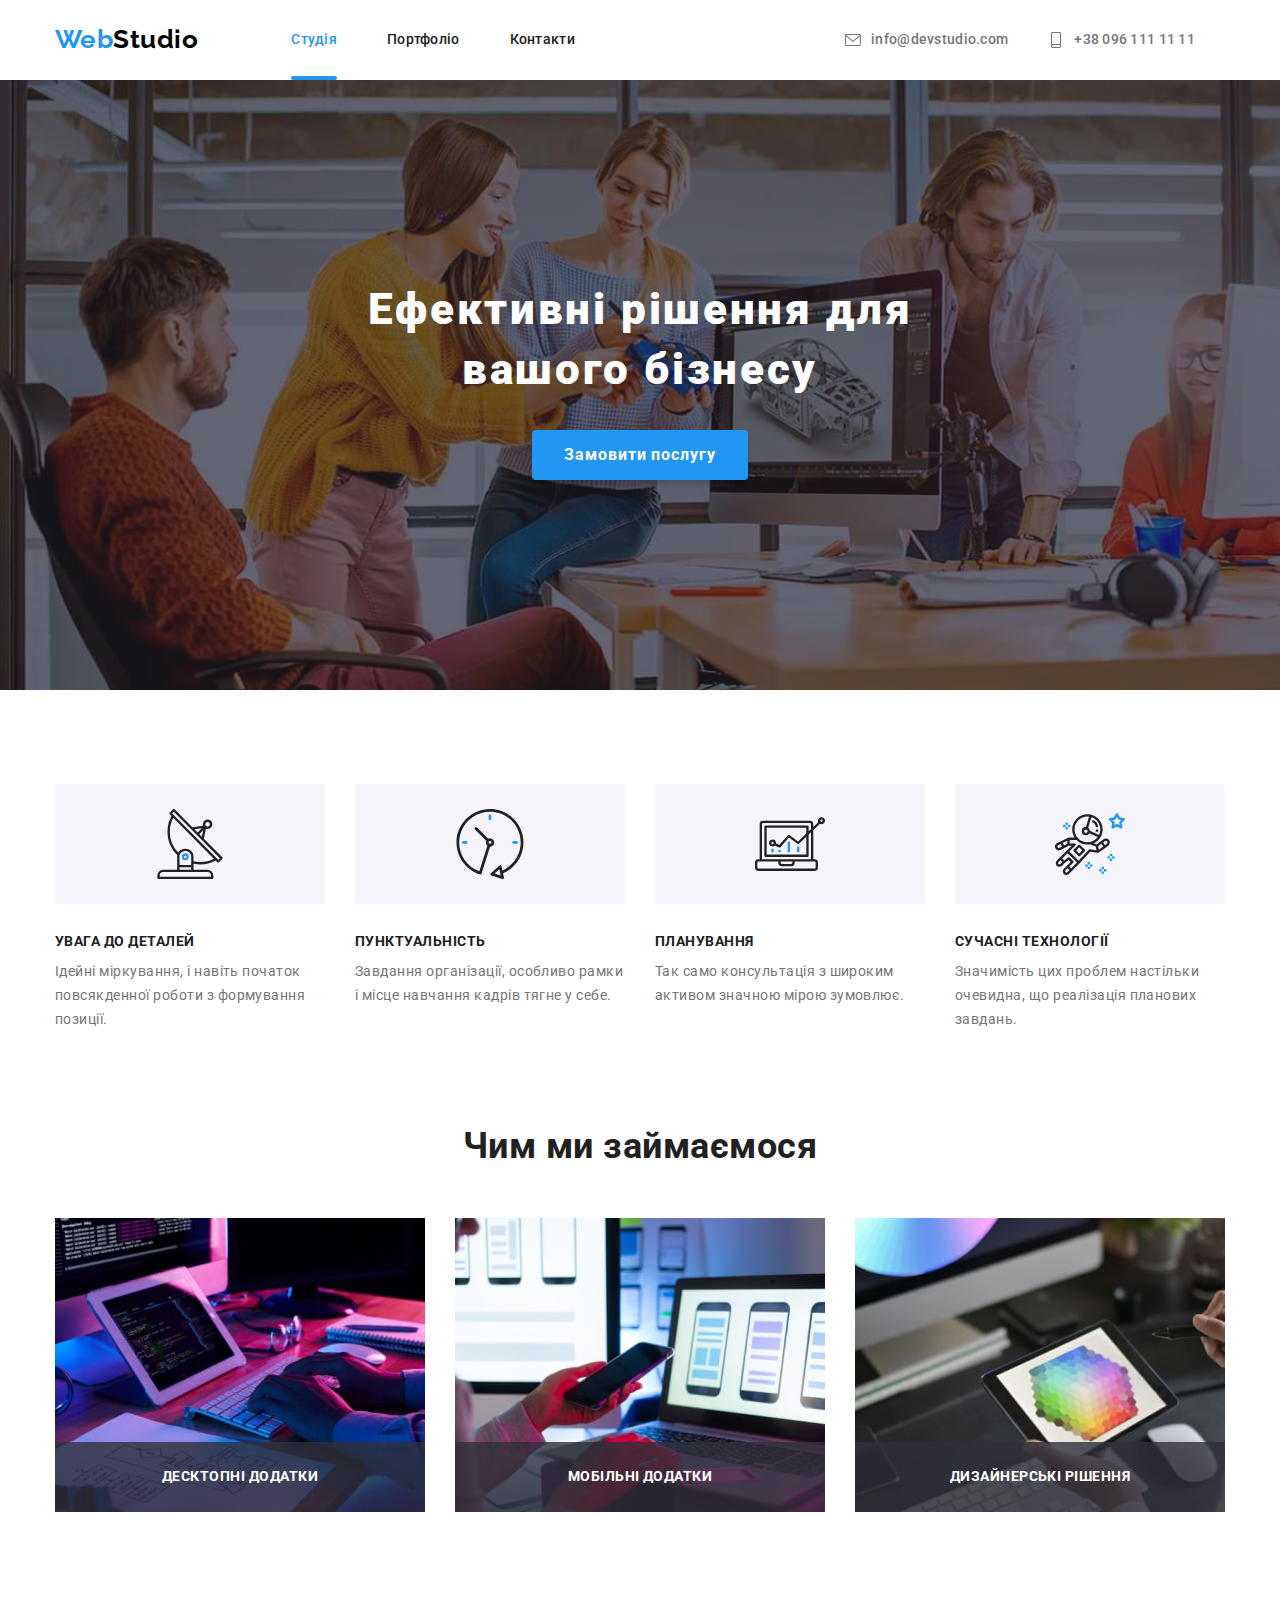
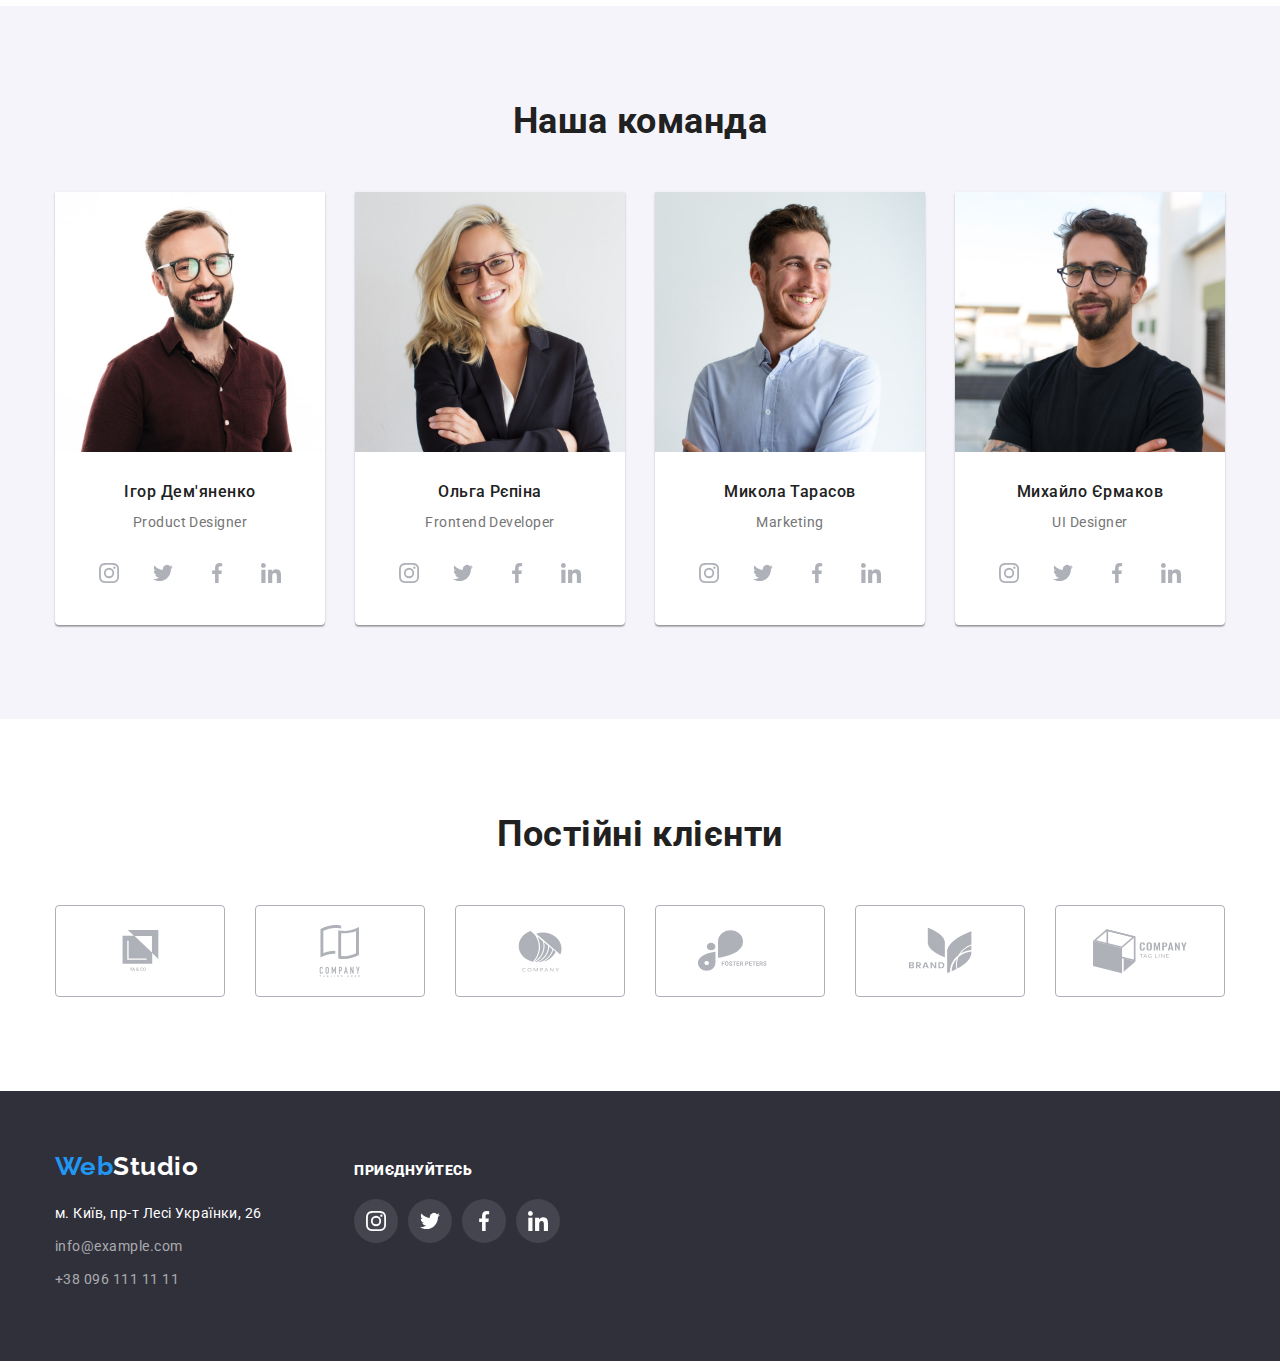
<file: index.html>
<!DOCTYPE html>
<html lang="uk">

<head>
    <meta charset="UTF-8">
    <meta http-equiv="X-UA-Compatible" content="IE=edge">
    <meta name="viewport" content="width=device-width, initial-scale=1.0">
    <title>WebStudio</title>
    <link rel="preconnect" href="https://fonts.googleapis.com">
    <link rel="preconnect" href="https://fonts.gstatic.com" crossorigin>
    <link
        href="https://fonts.googleapis.com/css2?family=Raleway:wght@700&family=Roboto:wght@400;500;700;900&display=swap"
        rel="stylesheet">
    <link rel="stylesheet"
        href="https://cdnjs.cloudflare.com/ajax/libs/modern-normalize/1.1.0/modern-normalize.min.css">
    <link rel="stylesheet" href="./css/styles.css">
</head>

<body>

    <!-- header section -->

    <header>
        <div class="container header ">
            <div class="header-logo">
                <a href="./index.html" class="logo"> <span class="text-web">Web</span>Studio </a>
            </div>
            <nav>
                <ul class="header-nav list">
                    <li class="nav-item"><a href="./index.html" class="header-nav-item current">Студія</a></li>
                    <li class="nav-item"><a href="./portfolio.html" class="header-nav-item">Портфоліо</a></li>
                    <li class="nav-item"><a href="#Контакти" class="header-nav-item">Контакти</a></li>
                </ul>
            </nav>

            <ul class="header-items list">

                <li class="header-item">
                    <a class="header-items-item" href="mailto:info@devstudio.com">
                        <svg viewBox="0 0 100 100" width="16" class="header-icon ">
                            <use href="./images/sprite.svg#icon-envelope">
                            </use>
                        </svg> info@devstudio.com</a>

                </li>
                <li class="header-item">
                    <a class="header-items-item " href="tel:+380961111111">
                        <svg viewBox="0 0 100 100" width="16" class="header-icon">
                            <use href="./images/sprite.svg#icon-smartphone"></use>
                        </svg> +38 096 111 11 11 </a>
                </li>
            </ul>
        </div>
    </header>


    <main>
        <!--hero section -->

        <section class="hero-section">
            <div class="container">

                <h1 class="hero-title">Ефективні рішення для вашого бізнесу</h1>
                <button type="button" class="hero-btn" data-modal-open>Замовити послугу </button>

            </div>

        </section>


        <!-- Наші переваги section -->
        <section class="section ">
            <div class="container">
                <h2 class="visually-hidden">Наші переваги</h2>

                <ul class="section-list list">

                    <li class="section-list-item">
                        <div class="advantage">
                            <svg viewBox="0 0 100 100" width="70" class="icon shape-codepen">
                                <use href="./images/sprite.svg#icon-antenna"></use>
                            </svg>
                        </div>
                        <div class="tex-wrap">
                            <h3 class="section-heading">УВАГА ДО ДЕТАЛЕЙ</h3>
                            <p class="section-text">Ідейні міркування, і навіть початок повсякденної роботи з
                                формування
                                позиції.</p>
                        </div>
                    </li>

                    <li class="section-list-item">

                        <div class="advantage">
                            <svg viewBox="0 0 100 100" width="70" class="icon shape-codepen">
                                <use href="./images/sprite.svg#icon-clock"></use>
                            </svg>
                        </div>

                        <div class="tex-wrap">
                            <h3 class="section-heading">ПУНКТУАЛЬНІСТЬ</h3>
                            <p class="section-text">Завдання організації, особливо рамки і місце навчання кадрів
                                тягне у
                                себе.
                            </p>
                        </div>
                    </li>

                    <li class="section-list-item">

                        <div class="advantage">
                            <svg viewBox="0 0 100 100" width="70" class="icon shape-codepen">
                                <use href="./images/sprite.svg#icon-diagram"></use>
                            </svg>
                        </div>

                        <div class="tex-wrap">
                            <h3 class="section-heading">ПЛАНУВАННЯ</h3>
                            <p class="section-text">Так само консультація з широким активом значною мірою зумовлює.
                            </p>
                        </div>

                    </li>
                    <li class="section-list-item">

                        <div class="advantage">
                            <svg viewBox="0 0 100 100" width="70" class="icon shape-codepen">
                                <use href="./images/sprite.svg#icon-astronaut"></use>
                            </svg>
                        </div>

                        <div class="tex-wrap">
                            <h3 class="section-heading">СУЧАСНІ ТЕХНОЛОГІЇ</h3>
                            <p class="section-text">Значимість цих проблем настільки очевидна, що реалізація
                                планових
                                завдань.
                            </p>
                        </div>

                    </li>
                </ul>
            </div>

        </section>


        <!-- Чим ми займаємося section -->
        <section class="section reset">
            <div class="container">
                <h2 class="section-title">Чим ми займаємося</h2>
                <ul class="section-title-list list">
                    <li class="title-list">
                        <div class="title-list-img">
                            <img src="./images/img1.jpg" alt="Робота з комп'ютером " width="370" height="294">
                            <h3 class="title-text">Десктопні додатки</h3>
                        </div>
                    </li>
                    <li class="title-list">
                        <div class="title-list-img">
                            <img src="./images/img2.jpg" alt="Робота з телефоном" width="370" height="294">
                            <h3 class="title-text">Мобільні додатки</h3>
                        </div>
                    </li>
                    <li class="title-list">
                        <div class="title-list-img">
                            <img src="./images/img3.jpg" alt="Робота з планшетом" width="370" height="294">
                            <h3 class="title-text">Дизайнерські рішення</h3>
                        </div>

                    </li>
                </ul>
            </div>

        </section>

        <!-- Наша команда section -->
        <section class="section background-section">
            <div class="container">
                <h2 class="section-title-team">Наша команда</h2>
                <ul class="title-team list">
                    <li class="team">

                        <img src="./images/img4.jpg" alt="Ігор Дем'яненко фото" width="270" height="260">

                        <div class="team-text">
                            <h3 class="section-subject">Ігор Дем'яненко</h3>
                            <p class="section-text-team">Product Designer</p>


                            <ul class="social-items  list">
                                <li class="social-item">
                                    <a href="" class="social-icon">
                                        <svg viewBox="0 0 100 100" width="20" class="team-icon ">
                                            <use href="./images/sprite.svg#icon-instagram"></use>
                                        </svg>
                                    </a>
                                </li>

                                <li class="social-item">
                                    <a href="" class="social-icon">
                                        <svg viewBox="0 0 100 100" width="20" class="team-icon">
                                            <use href="./images/sprite.svg#icon-twitter"></use>
                                        </svg>
                                    </a>
                                </li>

                                <li class="social-item">
                                    <a href="" class="social-icon">
                                        <svg viewBox="0 0 100 100" width="20" class="team-icon">
                                            <use href="./images/sprite.svg#icon-facebook"></use>
                                        </svg>
                                    </a>
                                </li>

                                <li class="social-item">
                                    <a href="" class="social-icon">
                                        <svg viewBox="0 0 100 100" width="20" class="team-icon">
                                            <use href="./images/sprite.svg#icon-linkedin"></use>
                                        </svg>
                                    </a>
                                </li>
                            </ul>


                        </div>
                    </li>

                    <li class="team">

                        <img src="./images/img5.jpg" alt="Ольга Рєпіна фото" width="270" height="260">
                        <div class="team-text">
                            <h3 class="section-subject">Ольга Рєпіна</h3>
                            <p class="section-text-team">Frontend Developer</p>

                            <ul class="social-items  list">
                                <li class="social-item"><a href="" class="social-icon">
                                        <svg viewBox="0 0 100 100" width="20" class="team-icon">
                                            <use href="./images/sprite.svg#icon-instagram"></use>
                                        </svg>
                                    </a>
                                </li>

                                <li class="social-item"><a href="" class="social-icon">
                                        <svg viewBox="0 0 100 100" width="20" class="team-icon">
                                            <use href="./images/sprite.svg#icon-twitter"></use>
                                        </svg>
                                    </a>
                                </li>

                                <li class="social-item">
                                    <a href="" class="social-icon">
                                        <svg viewBox="0 0 100 100" width="20" class="team-icon">
                                            <use href="./images/sprite.svg#icon-facebook"></use>
                                        </svg>
                                    </a>
                                </li>

                                <li class="social-item">
                                    <a href="" class="social-icon">
                                        <svg viewBox="0 0 100 100" width="20" class="team-icon">
                                            <use href="./images/sprite.svg#icon-linkedin"></use>
                                        </svg>
                                    </a>
                                </li>
                            </ul>
                        </div>

                    </li>

                    <li class="team">

                        <img src="./images/img6.jpg" alt="Микола Тарасов фото" width="270" height="260">
                        <div class="team-text">
                            <h3 class="section-subject">Микола Тарасов</h3>
                            <p class="section-text-team">Marketing</p>

                            <ul class="social-items  list">
                                <li class="social-item">
                                    <a href="" class="social-icon">
                                        <svg viewBox="0 0 100 100" width="20" class="team-icon">
                                            <use href="./images/sprite.svg#icon-instagram"></use>
                                        </svg>
                                    </a>
                                </li>

                                <li class="social-item">
                                    <a href="" class="social-icon">
                                        <svg viewBox="0 0 100 100" width="20" class="team-icon">
                                            <use href="./images/sprite.svg#icon-twitter"></use>
                                        </svg>
                                    </a>
                                </li>

                                <li class="social-item">
                                    <a href="" class="social-icon">
                                        <svg viewBox="0 0 100 100" width="20" class="team-icon">
                                            <use href="./images/sprite.svg#icon-facebook"></use>
                                        </svg>
                                    </a>
                                </li>

                                <li class="social-item">
                                    <a href="" class="social-icon">
                                        <svg viewBox="0 0 100 100" width="20" class="team-icon">
                                            <use href="./images/sprite.svg#icon-linkedin"></use>
                                        </svg>
                                    </a>
                                </li>
                            </ul>
                        </div>

                    </li>
                    <li class="team">

                        <img src="./images/img7.jpg" alt="Михайло Єрмаков фото" width="270" height="260">
                        <div class="team-text">
                            <h3 class="section-subject">Михайло Єрмаков</h3>
                            <p class="section-text-team">UI Designer</p>

                            <ul class="social-items  list">
                                <li class="social-item">
                                    <a href="" class="social-icon">
                                        <svg viewBox="0 0 100 100" width="20" class="team-icon">
                                            <use href="./images/sprite.svg#icon-instagram"></use>
                                        </svg>
                                    </a>
                                </li>

                                <li class="social-item">
                                    <a href="" class="social-icon">
                                        <svg viewBox="0 0 100 100" width="20" class="team-icon">
                                            <use href="./images/sprite.svg#icon-twitter"></use>
                                        </svg>
                                    </a>
                                </li>
                                <li class="social-item">
                                    <a href="" class="social-icon">
                                        <svg viewBox="0 0 100 100" width="20" class="team-icon">
                                            <use href="./images/sprite.svg#icon-facebook"></use>
                                        </svg>
                                    </a>
                                </li>
                                <li class="social-item">
                                    <a href="" class="social-icon">
                                        <svg viewBox="0 0 100 100" width="20" class="team-icon">
                                            <use href="./images/sprite.svg#icon-linkedin"></use>
                                        </svg>
                                    </a>
                                </li>
                            </ul>
                        </div>

                    </li>
                </ul>
            </div>
        </section>
    </main>


    <!-- Постійні клієнти section -->
    <section class="section">
        <div class="container">
            <h2 class="title-clients">Постійні клієнти</h2>
            <div>
                <ul class=" clients list">
                    <li class="clients-item">
                        <a href="" class="clients-link">
                            <svg viewBox="0 0 100 100" width="41" height="47" class="clients-icon">
                                <use href="./images/sprite.svg#icon-group-1"></use>
                            </svg>
                        </a>
                    </li>
                    <li class="clients-item">
                        <a href="" class="clients-link">
                            <svg viewBox="0 0 100 100" width="52" height="" class="clients-icon">
                                <use href="./images/sprite.svg#icon-group-2"></use>
                            </svg>
                        </a>
                    </li>
                    <li class="clients-item">
                        <a href="" class="clients-link">
                            <svg viewBox="0 0 100 100" width="44" height="" class="clients-icon">
                                <use href="./images/sprite.svg#icon-group-3"></use>
                            </svg>
                        </a>
                    </li>
                    <li class="clients-item">
                        <a href="" class="clients-link">
                            <svg viewBox="0 0 100 100" width="85" class="clients-icon">
                                <use href="./images/sprite.svg#icon-group-4"></use>
                            </svg>
                        </a>
                    </li>
                    <li class="clients-item">
                        <a href="" class="clients-link">
                            <svg viewBox="0 0 100 100" width="63" class="clients-icon">
                                <use href="./images/sprite.svg#icon-group-5"></use>
                            </svg>
                        </a>
                    </li>
                    <li class="clients-item">
                        <a href="" class="clients-link">
                            <svg viewBox="0 0 100 100" width="94" class="clients-icon">
                                <use href="./images/sprite.svg#icon-group-6"></use>
                            </svg>
                        </a>
                    </li>
                </ul>
            </div>

        </div>


    </section>

    <!-- footer section -->
    <footer class="footer">
        <div class="container footer-messenger">
            <div>
                <div class="footer-logo">
                    <a href="./index.html" class="logo white"> <span class="text-web">Web</span>Studio </a>

                </div>

                <address>
                    <div>
                        <ul class=" list">
                            <li class="footer-addres"><a href="https://goo.gl/maps/LpbarNg1JxRtZS2b6" target="_blank"
                                    rel="noopener noreferrer nofollow" id="Контакти" class="address-item white">м. Київ,
                                    пр-т
                                    Лесі Українки, 26</a></li>
                            <li class="footer-addres"><a href="mailto:info@devstudio.com"
                                    class="address-item">info@example.com</a></li>
                            <li class="footer-addres"><a href="tel:+380961111111" class="address-item">+38 096 111 11
                                    11</a>
                            </li>
                        </ul>
                    </div>
                </address>
            </div>

            <div class="footer-icon-messenger">
                <p class="footer-text"> <strong> приєднуйтесь</strong> </p>

                <div>
                    <ul class="list-icon list">
                        <li class="footer-item-icon"> <a href="" class="footer-link">
                                <svg viewBox="0 0 100 100" width="20" class="footer-icon">
                                    <use href="./images/sprite.svg#icon-instagram"></use>
                                </svg></a></li>
                        <li class="footer-item-icon"> <a href="" class="footer-link">
                                <svg viewBox="0 0 100 100" width="20" class="footer-icon">
                                    <use href="./images/sprite.svg#icon-twitter"></use>
                                </svg>
                            </a></li>
                        <li class="footer-item-icon"> <a href="" class="footer-link">
                                <svg viewBox="0 0 100 100" width="20" class="footer-icon">
                                    <use href="./images/sprite.svg#icon-facebook"></use>
                                </svg>
                            </a></li>
                        <li class="footer-item-icon"> <a href="" class="footer-link">
                                <svg viewBox="0 0 100 100" width="20" class="footer-icon">
                                    <use href="./images/sprite.svg#icon-linkedin"></use>
                                </svg>
                            </a></li>
                    </ul>
                </div>

            </div>
        </div>

    </footer>

    <div class="backdrop is-hidden " data-modal>
        <div class="modal">
            <button type="button" class="close-button" data-modal-close>
                <svg width="30" height="30" class="close-btn ">
                    <use href="./images/sprite2.svg#icon-close"></use>
                </svg>
            </button>
        </div>
    </div>

    <script src="./js/modal.js"></script>

</body>

</html>
</file>
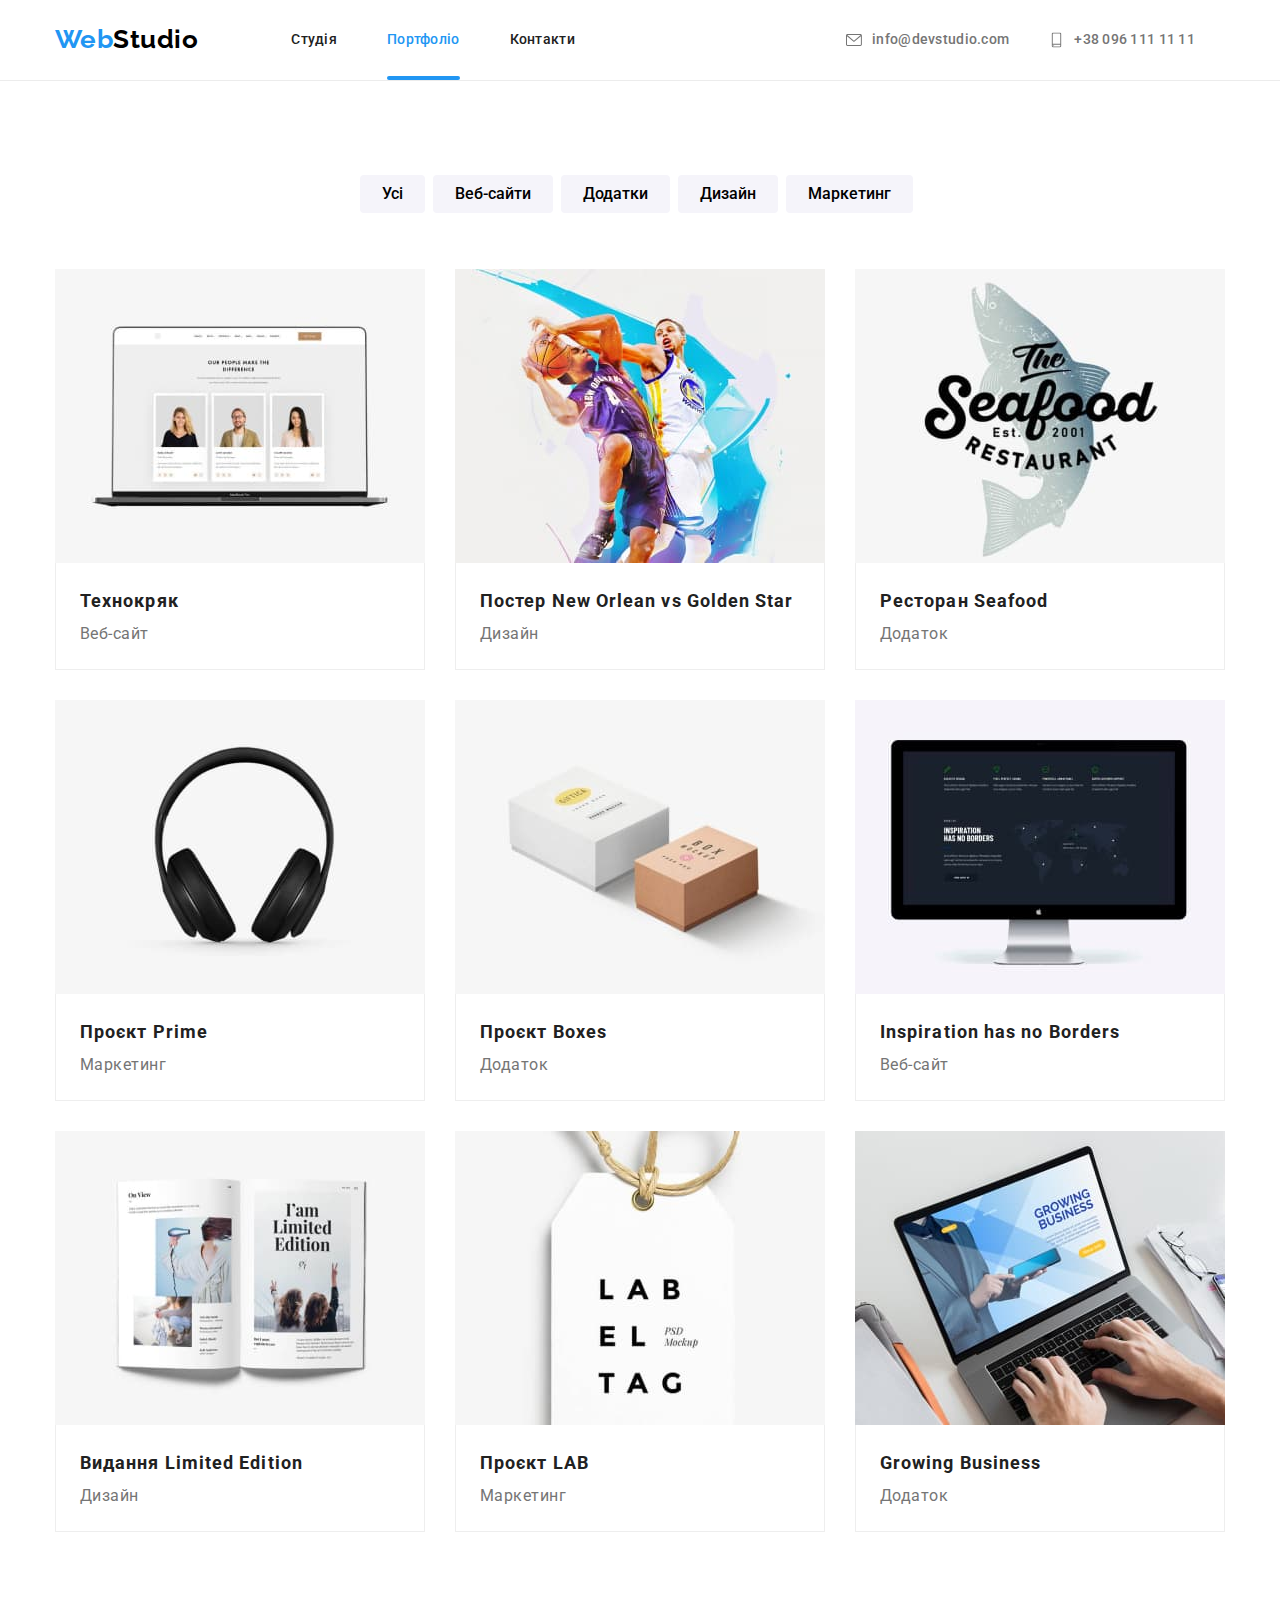
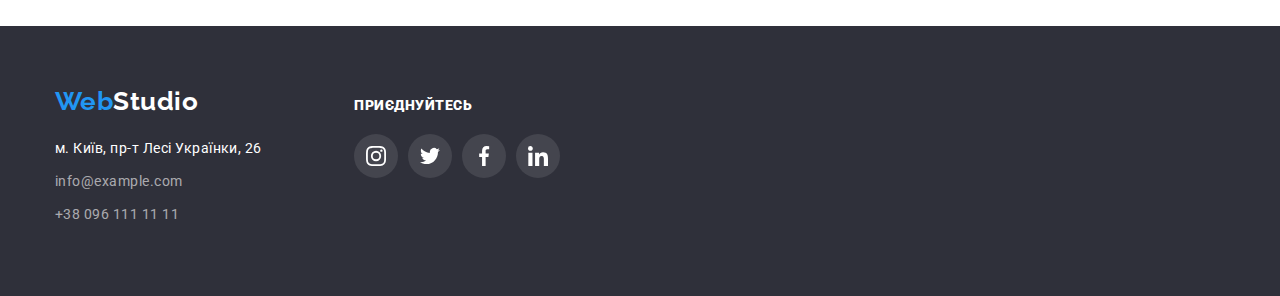
<file: portfolio.html>
<!DOCTYPE html>
<html lang="uk">

<head>
    <meta charset="UTF-8">
    <meta http-equiv="X-UA-Compatible" content="IE=edge">
    <meta name="viewport" content="width=device-width, initial-scale=1.0">
    <title>Portfoio</title>
    <link rel="preconnect" href="https://fonts.googleapis.com">
    <link rel="preconnect" href="https://fonts.gstatic.com" crossorigin>
    <link
        href="https://fonts.googleapis.com/css2?family=Raleway:wght@700&family=Roboto:wght@400;500;700;900&display=swap"
        rel="stylesheet">
    <link rel="stylesheet"
        href="https://cdnjs.cloudflare.com/ajax/libs/modern-normalize/1.1.0/modern-normalize.min.css">
    <link rel="stylesheet" href="./css/styles.css">
</head>

<body>

    <!-- heаder section-->
    <header class=" header-border">
        <div class="container header ">
            <div class="header-logo">
                <a href="./index.html" class="logo"> <span class="text-web">Web</span>Studio </a>
            </div>
            <nav>
                <ul class="header-nav list">
                    <li class="nav-item"><a href="./index.html" class="header-nav-item ">Студія</a></li>
                    <li class="nav-item"><a href="./portfolio.html" class="header-nav-item current">Портфоліо</a></li>
                    <li class="nav-item"><a href="#Контакти" class="header-nav-item">Контакти</a></li>
                </ul>
            </nav>

            <ul class="header-items list">

                <li class="header-item">
                    <a class="header-items-item" href="mailto:info@devstudio.com">
                        <svg viewBox="0 0 100 100" width="16" class="header-icon ">
                            <use href="./images/sprite.svg#icon-envelope">
                            </use>
                        </svg> info@devstudio.com</a>

                </li>
                <li class="header-item">
                    <a class="header-items-item " href="tel:+380961111111">
                        <svg viewBox="0 0 100 100" width="15" height="24" class="header-icon">
                            <use href="./images/sprite.svg#icon-smartphone"></use>
                        </svg> +38 096 111 11 11 </a>
                </li>
            </ul>
        </div>
    </header>




    <main>
        <section class="section">
            <!-- h1 сделать невидимым -->
            <h2 class="visually-hidden"> Портфоліо</h2>

            <!-- Набір фільтрів -->
            <div class="container">
                <div>

                    <ul class="list-button list">
                        <li class="btn-item"><button type="button" class="button-item">Усі</button></li>
                        <li class="btn-item"><button type="button" class="button-item">Веб-сайти</button></li>
                        <li class="btn-item"><button type="button" class="button-item">Додатки</button></li>
                        <li class="btn-item"><button type="button" class="button-item">Дизайн</button></li>
                        <li class="btn-item"><button type="button" class="button-item">Маркетинг</button></li>
                    </ul>
                </div>

                <!-- контент section -->
                <section>

                    <ul class="list-content list">
                        <li class="portfolio-content">
                            <a href="" class="portfolio-item">
                                <div class="box-content">
                                    <div class="box-text">

                                        <img src="./images/img8.jpg" alt="монетор ноутбуку із сторінкою веб сайту"
                                            width="370" height="294">
                                        <p class="box-suggestions">
                                            Ресурс пропонує комплексні пропозиції з різним рівнем
                                            функціоналу та сервісів. Все це дозволить відвідувачу отримати
                                            вичерпні відомості про компанію чи приватну особу.
                                        </p>
                                    </div>

                                    <div class="text">
                                        <h3 class="content-title">Технокряк </h3>
                                        <p class="content-text">Веб-сайт</p>

                                    </div>


                                </div>
                            </a>


                        </li>
                        <li class="portfolio-content">
                            <a href="" class="portfolio-item">
                                <div class="box-content">
                                    <div class="box-text">
                                        <img src="./images/img9.jpg" alt="постер-баскетболісти" width="370"
                                            height="294">
                                        <p class="box-suggestions">
                                            Ресурс пропонує комплексні пропозиції з різним рівнем
                                            функціоналу та сервісів. Все це дозволить відвідувачу отримати
                                            вичерпні відомості про компанію чи приватну особу.
                                        </p>
                                    </div>

                                    <div class="text">
                                        <h3 class="content-title">Постер New Orlean vs Golden Star</h3>
                                        <p class="content-text">Дизайн</p>
                                    </div>

                                </div>
                            </a>


                        </li>
                        <li class="portfolio-content">
                            <a href="" class="portfolio-item">
                                <div class="box-content">
                                    <div class="box-text">
                                        <img src="./images/img10.jpg" alt="логотип-риба" width="370" height="294">
                                        <p class="box-suggestions">
                                            Ресурс пропонує комплексні пропозиції з різним рівнем
                                            функціоналу та сервісів. Все це дозволить відвідувачу отримати
                                            вичерпні відомості про компанію чи приватну особу.
                                        </p>
                                    </div>

                                    <div class="text">
                                        <h3 class="content-title">Ресторан Seafood</h3>
                                        <p class="content-text">Додаток</p>
                                    </div>

                                </div>
                            </a>


                        </li>
                        <li class="portfolio-content">
                            <a href="" class="portfolio-item">
                                <div class="box-content">
                                    <div class="box-text">
                                        <img src="./images/img11.jpg" alt="навушники" width="370" height="294">
                                        <p class="box-suggestions">
                                            Ресурс пропонує комплексні пропозиції з різним рівнем
                                            функціоналу та сервісів. Все це дозволить відвідувачу отримати
                                            вичерпні відомості про компанію чи приватну особу.
                                        </p>
                                    </div>

                                    <div class="text">
                                        <h3 class="content-title">Проєкт Prime</h3>
                                        <p class="content-text">Маркетинг</p>
                                    </div>

                                </div>
                            </a>


                        </li>
                        <li class="portfolio-content">
                            <a href="" class="portfolio-item">
                                <div class="box-content">
                                    <div class="box-text">
                                        <img src="./images/img12.jpg" alt="дві коробки" width="370" height="294">
                                        <p class="box-suggestions">
                                            Ресурс пропонує комплексні пропозиції з різним рівнем
                                            функціоналу та сервісів. Все це дозволить відвідувачу отримати
                                            вичерпні відомості про компанію чи приватну особу.
                                        </p>
                                    </div>

                                    <div class="text">
                                        <h3 class="content-title">Проєкт Boxes</h3>
                                        <p class="content-text">Додаток</p>
                                    </div>

                                </div>
                            </a>


                        </li>
                        <li class="portfolio-content">
                            <a href="" class="portfolio-item">
                                <div class="box-content">
                                    <div class="box-text">
                                        <img src="./images/img13.jpg" alt="монетор із сторінкою веб сайту" width="370"
                                            height="294">
                                        <p class="box-suggestions">
                                            Ресурс пропонує комплексні пропозиції з різним рівнем
                                            функціоналу та сервісів. Все це дозволить відвідувачу отримати
                                            вичерпні відомості про компанію чи приватну особу.
                                        </p>
                                    </div>

                                    <div class="text">
                                        <h3 class="content-title">Inspiration has no Borders</h3>
                                        <p class="content-text">Веб-сайт</p>
                                    </div>

                                </div>

                            </a>

                        </li>
                        <li class="portfolio-content">
                            <a href="" class="portfolio-item">
                                <div class="box-content">
                                    <div class="box-text">
                                        <img src="./images/img14.jpg" alt="відкритий журнал" width="370" height="294">
                                        <p class="box-suggestions">
                                            Ресурс пропонує комплексні пропозиції з різним рівнем
                                            функціоналу та сервісів. Все це дозволить відвідувачу отримати
                                            вичерпні відомості про компанію чи приватну особу.
                                        </p>
                                    </div>

                                    <div class="text">
                                        <h3 class="content-title">Видання Limited Edition</h3>
                                        <p class="content-text">Дизайн</p>
                                    </div>

                                </div>
                            </a>


                        </li>
                        <li class="portfolio-content">
                            <a href="" class="portfolio-item">
                                <div class="box-content">
                                    <div class="box-text">
                                        <img src="./images/img15.jpg" alt="фото бірки" width="370" height="294">
                                        <p class="box-suggestions">
                                            Ресурс пропонує комплексні пропозиції з різним рівнем
                                            функціоналу та сервісів. Все це дозволить відвідувачу отримати
                                            вичерпні відомості про компанію чи приватну особу.
                                        </p>
                                    </div>

                                    <div class="text">
                                        <h3 class="content-title">Проєкт LAB</h3>
                                        <p class="content-text">Маркетинг</p>
                                    </div>

                                </div>
                            </a>


                        </li>
                        <li class="portfolio-content">
                            <a href="" class="portfolio-item">
                                <div class="box-content">
                                    <div class="box-text">
                                        <img src="./images/img16.jpg" alt="відкритий додаток на ноутбуці" width="370"
                                            height="294">
                                        <p class="box-suggestions">
                                            Ресурс пропонує комплексні пропозиції з різним рівнем
                                            функціоналу та сервісів. Все це дозволить відвідувачу отримати
                                            вичерпні відомості про компанію чи приватну особу.
                                        </p>
                                    </div>

                                    <div class="text">
                                        <h3 class="content-title">Growing Business</h3>
                                        <p class="content-text">Додаток</p>
                                    </div>

                                </div>
                            </a>


                        </li>
                    </ul>
                </section>

            </div>

        </section>

    </main>

    <!-- footer section -->
    <footer class="footer">
        <div class="container footer-messenger">
            <div>
                <div class="footer-logo">
                    <a href="./index.html" class="logo white"> <span class="text-web">Web</span>Studio </a>

                </div>

                <address>
                    <div>
                        <ul class=" list">
                            <li class="footer-addres"><a href="https://goo.gl/maps/LpbarNg1JxRtZS2b6" target="_blank"
                                    rel="noopener noreferrer nofollow" id="Контакти" class="address-item white">м. Київ,
                                    пр-т
                                    Лесі Українки, 26</a></li>
                            <li class="footer-addres"><a href="mailto:info@devstudio.com"
                                    class="address-item">info@example.com</a></li>
                            <li class="footer-addres"><a href="tel:+380961111111" class="address-item">+38 096 111 11
                                    11</a>
                            </li>
                        </ul>
                    </div>
                </address>
            </div>

            <div class="footer-icon-messenger">
                <p class="footer-text"> <strong> приєднуйтесь</strong> </p>

                <div>
                    <ul class="list-icon list">
                        <li class="footer-item-icon"> <a href="" class="footer-link">
                                <svg viewBox="0 0 100 100" width="20" class="footer-icon">
                                    <use href="./images/sprite.svg#icon-instagram"></use>
                                </svg></a></li>
                        <li class="footer-item-icon"> <a href="" class="footer-link">
                                <svg viewBox="0 0 100 100" width="20" class="footer-icon">
                                    <use href="./images/sprite.svg#icon-twitter"></use>
                                </svg>
                            </a></li>
                        <li class="footer-item-icon"> <a href="" class="footer-link">
                                <svg viewBox="0 0 100 100" width="20" class="footer-icon">
                                    <use href="./images/sprite.svg#icon-facebook"></use>
                                </svg>
                            </a></li>
                        <li class="footer-item-icon"> <a href="" class="footer-link">
                                <svg viewBox="0 0 100 100" width="20" class="footer-icon">
                                    <use href="./images/sprite.svg#icon-linkedin"></use>
                                </svg>
                            </a></li>
                    </ul>
                </div>

            </div>
        </div>

    </footer>

</body>

</html>
</file>
<file: css/styles.css>
:root {
    --primery-text-color: #212121;
    --additional-text-color-1: #757575;
    --additional-text-color-2: #FFFFFF;
    --additional-text-color-3: rgba(255, 255, 255, 0.6);
    --color-logo: #000000;
    --accent-color: #2196F3;
    --additional-background-color-1: #F5F4FA;
    --additional-background-color-2: #2F303A;

}

p,
h1,
h2,
h3,
h4,
h5,
h6 {
    margin: 0;
    padding: 0;
}

ul {
    margin: 0;
    padding: 0;
}


body {

    color: var(--primery-text-color);
    font-family: Roboto, sans-serif;
    letter-spacing: 0.03em;
}

img {
    display: block;
}

/*   основной цвет тескта  #212121 */
/* вторичнный цвет текста #757575 */
/* цвет акцента #2196F3 */
/* вторичный цвет фона 1 #F5F4FA */
/* вторичный цвет фона 2 #2F303A */
/* основной цвет лого  #000000 */
/* дополнительный цвет лого #2196F3 */
/* доп цвет */

.container {
    width: 1200px;
    padding-left: 15px;
    padding-right: 15px;
    margin: 0 auto;
    /* outline: 2px solid tomato; */

}

.list {
    list-style: none;
}


/* header section */

/* .header {
    padding-top: 24px;
    padding-bottom: 25px;
} */

.header,
.header-nav,
.header-items {
    display: flex;
    justify-content: center;
    align-items: center;

}



.header-logo {
    margin-right: 93px;
    display: block;
    margin-top: 0;
    margin-bottom: 0;
}

.logo {
    color: var(--color-logo);
    font-family: Raleway, sans-serif;
    font-weight: 700;
    font-size: 26px;
    line-height: 1.2;
    text-decoration: none;
    outline: none;

}

.text-web {

    color: #2196F3;
}

.nav-item {
    margin-right: 50px;
}

.header-nav-item {
    position: relative;
    padding: 32px 0;
    color: var(--primery-text-color);
    display: block;
    font-weight: 500;
    font-size: 14px;
    line-height: 1.14;
    letter-spacing: 0.02em;
    text-decoration: none;

    transition: color 250ms cubic-bezier(0.4, 0, 0.2, 1);
}

.header-nav-item:hover,
.header-nav-item:focus {
    color: var(--accent-color);
    outline: none;
}


.current {
    display: block;
    color: var(--accent-color)
}

.current::after {
    content: "";
    position: absolute;
    display: block;
    /* bottom: -32px; */
    bottom: 0;
    left: 0;
    width: 100%;
    height: 4px;
    background: var(--accent-color);
    border-radius: 2px;

}


.header-items {
    margin-left: auto;
}


.header-items-item {
    color: var(--additional-text-color-1);
    font-weight: 500;
    font-size: 14px;
    line-height: 1.14;
    letter-spacing: 0.02em;
    text-decoration: none;
    margin-left: 10px;
    margin-right: 30px;

    display: flex;
    align-items: center;
    justify-content: center;

    transition: color 250ms cubic-bezier(0.4, 0, 0.2, 1);
}

.header-items-item:hover,
.header-items-item:focus {
    color: var(--accent-color);
    outline: none;

}

.header-icon {
    margin-right: 10px;
    fill: #757575;
    transition: fill 250ms cubic-bezier(0.4, 0, 0.2, 1);
}


.header-items-item:hover svg,
.header-items-item:focus svg {
    fill: var(--accent-color);
    outline: none;
}

/* hero section */

.hero-section {
    padding-top: 200px;
    padding-bottom: 210px;
    max-width: 1600px;
    margin: 0 auto;
    background-image: linear-gradient(rgba(47, 48, 58, 0.4), rgba(47, 48, 58, 0.4)), url(../images/hero-img.jpg);
    background-repeat: no-repeat;
    background-size: cover;

}

.hero-title {
    width: 696px;
    margin: 0 auto;
    margin-bottom: 30px;

    color: var(--additional-text-color-2);
    font-weight: 900;
    font-size: 44px;
    line-height: 1.36;
    letter-spacing: 0.06em;
    text-align: center;
}

.hero-btn {
    padding: 10px 32px;
    margin: 0 auto;
    display: block;
    border-radius: 4px;
    border: none;
    box-shadow: 0px 4px 4px rgba(0, 0, 0, 0.15);

    background-color: var(--accent-color);
    color: var(--additional-text-color-2);
    font-family: 'Roboto';
    font-weight: 700;
    font-size: 16px;
    line-height: 1.88;
    letter-spacing: 0.06em;
}


.hero-btn:hover,
.hero-btn:focus {
    cursor: pointer;
    /* color: var(--accent-color); */
    /* outline: none; */
}


/* наші переваги */

.section {
    padding-top: 94px;
    padding-bottom: 94px;
}


.section-list {

    display: flex;
}

.advantage {
    display: flex;
    width: 270px;
    height: 120px;
    background: #F5F4FA;
    border-radius: 4px;
    align-items: center;
    justify-content: center;
}

.section-list-item {
    margin-right: 30px;
}

.tex-wrap {}


.section-heading {
    margin-top: 30px;
    margin-bottom: 10px;
    font-weight: 700;
    font-size: 14px;
    line-height: 1.14;

}

.section-text {
    color: var(--additional-text-color-1);
    font-size: 14px;
    line-height: 1.71;
}


/* чим ми займаємося */

.reset {
    padding-top: 0px;
}

.section-title,
.section-title-team,
.title-clients {
    margin-bottom: 50px;

    font-weight: 700;
    font-size: 36px;
    line-height: 1.17;
    text-align: center;

}

.section-title-list {
    display: flex;

}

.title-list {
    display: block;
    margin-right: 30px;
}

.title-list:last-child {
    margin-right: 0px;
}

.title-list-img {
    position: relative;
}

.title-text {

    position: absolute;
    bottom: 0;
    left: 0;

    display: flex;
    align-items: center;
    justify-content: center;
    width: 100%;
    height: 70px;
    background: rgba(47, 48, 58, 0.8);

    font-weight: 700;
    font-size: 14px;
    line-height: 1.14;
    text-transform: uppercase;
    color: var(--additional-text-color-2);

}

/* наша команда */

.background-section {
    background-color: var(--additional-background-color-1);
}

/* .section-title-team {

    margin-bottom: 50px;

    font-weight: 700;
    font-size: 36px;
    line-height: 1.17;
    text-align: center;
} */

.title-team {
    display: flex;
}


.social-items {
    display: flex;
    justify-content: center;
}



.social-item:not(:first-child) {
    margin-left: 10px;
}



.social-icon {
    display: flex;
    width: 44px;
    height: 44px;
    background-color: #FFFFFF;
    align-items: center;
    justify-content: center;
    border-radius: 50%;

    transition: background-color 250ms cubic-bezier(0.4, 0, 0.2, 1);
}


.social-icon:focus,
.social-icon:hover {
    background-color: var(--accent-color);
    outline: none;
}

.team-icon {
    fill: #AFB1B8;
    transition: fill 250ms cubic-bezier(0.4, 0, 0.2, 1);
}


.social-icon:focus svg,
.social-icon:hover svg {
    fill: var(--additional-text-color-2);
}





.team {
    margin-right: 30px;
    display: block;
    background-color: var(--additional-text-color-2);
    box-shadow: 0px 1px 3px rgba(0, 0, 0, 0.12), 0px 1px 1px rgba(0, 0, 0, 0.14), 0px 2px 1px rgba(0, 0, 0, 0.2);
    border-radius: 0px 0px 4px 4px;

}

.team:last-child {
    margin-right: 0px;
}

.team-text {
    padding: 30px 10px;
    text-align: center;

}

.section-subject {
    margin-bottom: 10px;
    font-weight: 500;
    font-size: 16px;
    line-height: 1.19;

}

.section-text-team {
    color: var(--additional-text-color-1);
    font-size: 14px;
    line-height: 1.71;
    margin-bottom: 16px;
}



/* Постійні клієнти section */

.clients {
    display: flex;
}

.clients :last-child {
    margin-right: 0;
}

.clients-item {
    margin-right: 30px;
}

.clients-link {

    display: flex;
    align-items: center;
    justify-content: center;

    width: 170px;
    height: 92px;

    border: 1px solid #AFB1B8;
    border-radius: 4px;

    transition: border 250ms cubic-bezier(0.4, 0, 0.2, 1);
}

.clients-link:focus,
.clients-link:hover {
    border: 1px solid var(--accent-color);
    outline: none;
}



.clients-icon {
    fill: #AFB1B8;
    transition: fill 250ms cubic-bezier(0.4, 0, 0.2, 1);
}

.clients-link:hover svg,
.clients-link:focus svg {
    fill: var(--accent-color)
}






/* .title-clients {

    margin-bottom: 50px;

    font-weight: 700;
    font-size: 36px;
    line-height: 1.17;
    text-align: center;

} */





/* footer section */
.footer {
    background-color: var(--additional-background-color-2);
    padding-top: 60px;
    padding-bottom: 60px;
}

.footer-logo {

    margin-bottom: 20px;
    margin-right: 156px;
}


.address {}

.address-item {

    color: var(--additional-text-color-3);
    font-style: normal;
    font-size: 14px;
    line-height: 1.71;
    text-decoration: none;

    transition: color 250ms cubic-bezier(0.4, 0, 0.2, 1);
}

.address-item:hover,
.address-item:focus {
    color: var(--accent-color);
    outline: none;
}

.footer-addres {
    margin-bottom: 9px;
}

.footer-messenger,
.list-icon {
    display: flex;
    align-items: baseline;
}


.footer-link {
    display: flex;
    align-items: center;
    justify-content: center;
    width: 44px;
    height: 44px;
    margin-right: 10px;
    background-color: rgba(255, 255, 255, 0.1);
    border-radius: 50%;

    transition: background-color 250ms cubic-bezier(0.4, 0, 0.2, 1);
}

.footer-link:focus,
.footer-link:hover {
    background-color: var(--accent-color);
    outline: none;
}

.footer-icon {
    fill: #FFFFFF;
}

.white {
    color: var(--additional-text-color-2);
}


.footer-icon-messenger {}

.footer-text {

    margin-top: 12px;
    margin-bottom: 20px;

    font-weight: 700;
    font-size: 14px;
    line-height: 1.14;
    color: var(--additional-text-color-2);
    text-transform: uppercase;
}

.list-icon {}

/* modal */

.backdrop {
    position: fixed;
    top: 0;
    left: 0;
    width: 100%;
    height: 100%;
    background: rgba(0, 0, 0, 0.2);
}

.modal {
    position: absolute;
    width: 528px;
    height: 581px;
    top: 50%;
    left: 50%;
    transform: translate(-50%, -50%);
    background-color: #FFFFFF;

}

.is-hidden {
    opacity: 0;
    visibility: hidden;
    pointer-events: none;
}

.close-button {
    position: absolute;
    top: 8px;
    right: 8px;

    display: flex;
    justify-content: center;
    align-items: center;
    border: none;
    background-color: #FFFFFF;

    cursor: pointer;
}

.close-btn {

    border-radius: 50%;
    border: 1px solid rgba(0, 0, 0, 0.1);
}



/* portfolio */

/* header */

.header-border {
    border-bottom: 1px solid #ECECEC;
}

/* Набір фільтрів */

.list-button {
    display: flex;
    justify-content: center;
    margin-bottom: 56px;
}

.btn-item {
    margin-right: 8px;

}


.button-item {
    display: block;
    padding: 6px 22px;
    border-radius: 4px;
    border: none;
    background-color: var(--additional-background-color-1);
    font-weight: 500;
    font-size: 16px;
    line-height: 1.63;
    text-align: center;
    outline: none;

    transition: background-color 250ms cubic-bezier(0.4, 0, 0.2, 1), color 250ms cubic-bezier(0.4, 0, 0.2, 1), box-shadow 250ms cubic-bezier(0.4, 0, 0.2, 1);
}

.button-item:hover,
.button-item:focus {
    background-color: var(--accent-color);
    color: var(--additional-text-color-2);
    cursor: pointer;
    box-shadow: 0px 3px 1px rgba(0, 0, 0, 0.1), 0px 1px 2px rgba(0, 0, 0, 0.08), 0px 2px 2px rgba(0, 0, 0, 0.12);
}


/* контент */

.list-content {
    display: flex;
    flex-wrap: wrap;
    gap: 30px;
}

.portfolio-item {
    display: block;
    text-decoration: none;
    transition: box-shadow 250ms cubic-bezier(0.4, 0, 0.2, 1);
}

.portfolio-item:hover,
.portfolio-item:focus {
    outline: none;
    box-shadow: 0px 1px 1px rgba(0, 0, 0, 0.12), 0px 4px 4px rgba(0, 0, 0, 0.06), 1px 4px 6px rgba(0, 0, 0, 0.16);
}



.text {
    padding: 20px 24px;
    border-right: 1px solid #EEEEEE;
    border-bottom: 1px solid #EEEEEE;
    border-left: 1px solid #EEEEEE;
}

.content-title {

    color: var(--primery-text-color);
    font-weight: 700;
    font-size: 18px;
    line-height: 2;
    letter-spacing: 0.06em;
}

.content-text {

    color: var(--additional-text-color-1);

    font-size: 16px;
    line-height: 1.88;
}

.box-text {
    position: relative;
    overflow: hidden;
}

.box-suggestions {
    position: absolute;
    display: block;

    top: 0;
    left: 0;
    width: 100%;
    height: 100%;

    padding: 63px 24px;
    font-size: 18px;
    line-height: 1.56;
    color: var(--additional-text-color-2);
    background: rgba(33, 150, 243, 0.9);

    transform: translateY(100%);
    transition: 250ms cubic-bezier(0.4, 0, 0.2, 1);

}

.portfolio-item:hover .box-suggestions,
.portfolio-item:focus .box-suggestions {
    transform: translateY(0);
}



.visually-hidden {
    position: absolute;
    white-space: nowrap;
    width: 1px;
    height: 1px;
    overflow: hidden;
    border: 0;
    padding: 0;
    clip: rect(0 0 0 0);
    clip-path: inset(50%);
    margin: -1px;
}
</file>
